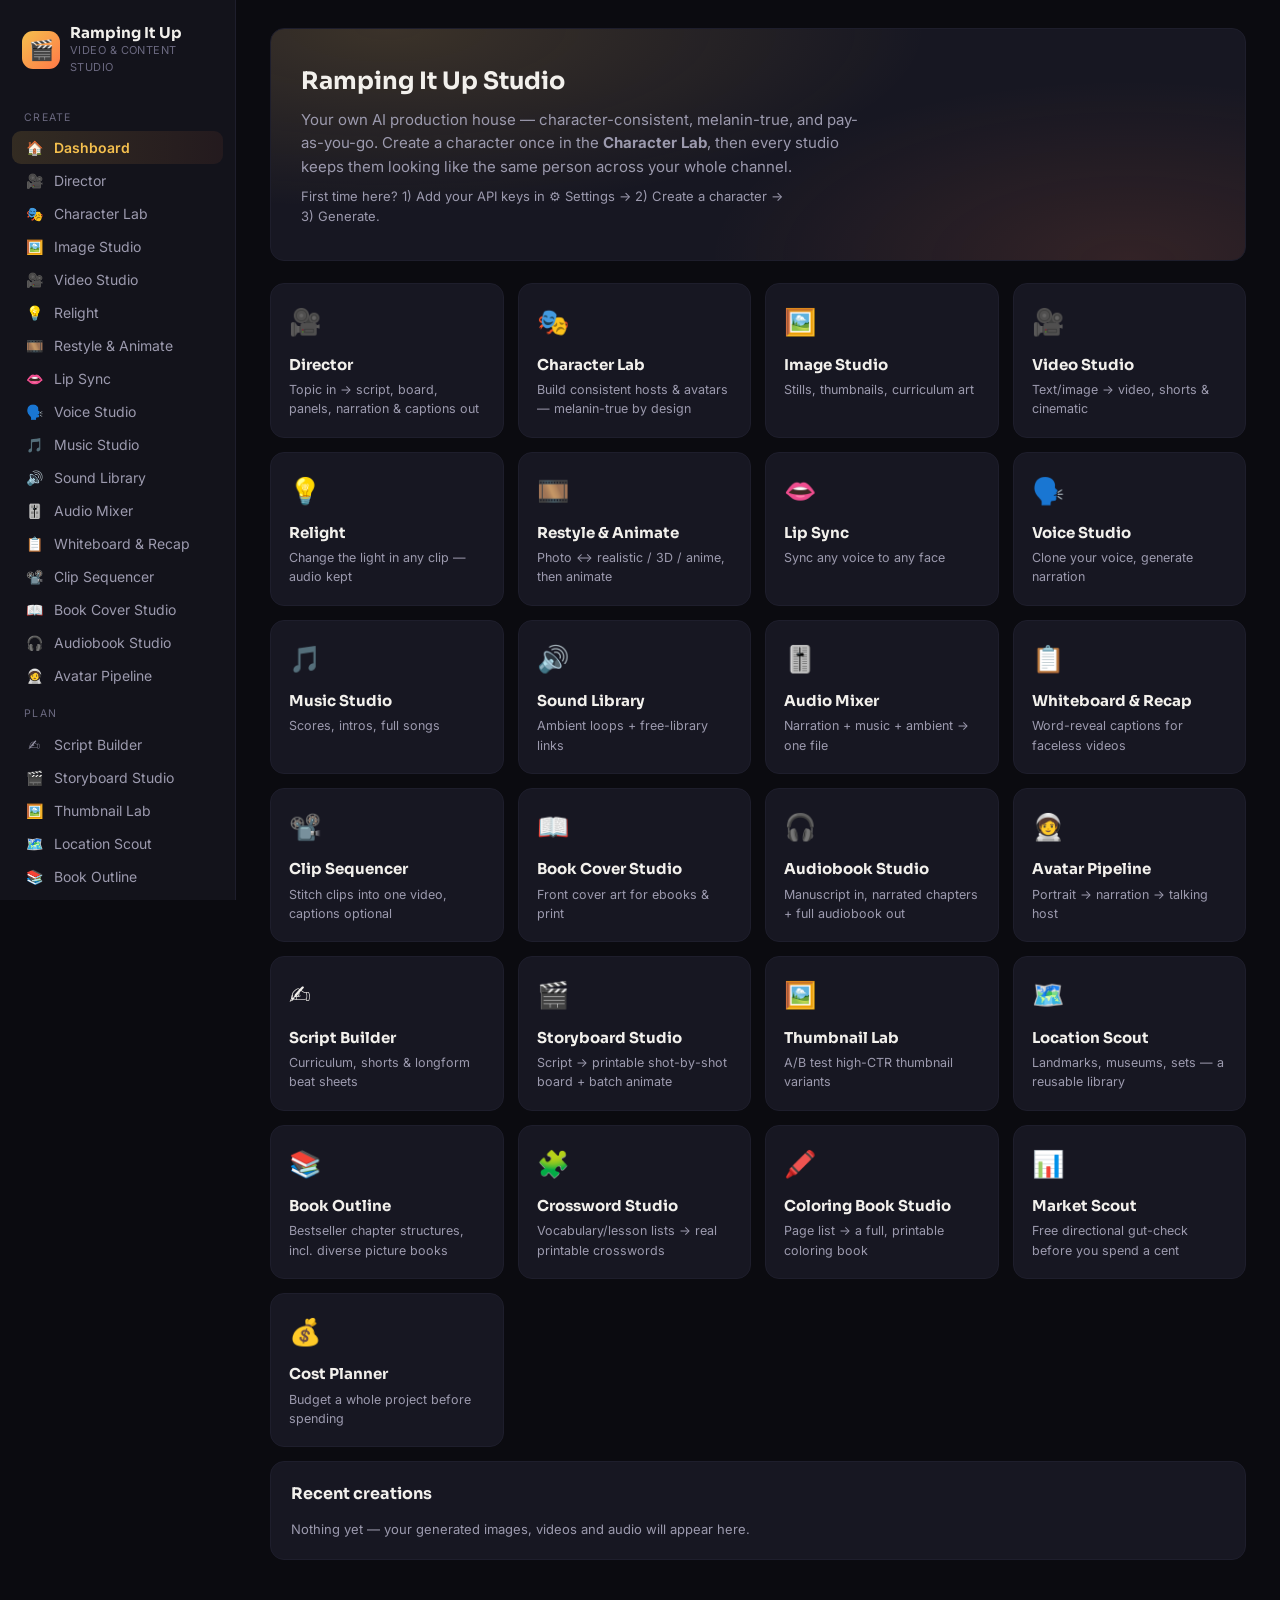
<file: index.html>
<!DOCTYPE html>
<html lang="en">
<head>
  <meta charset="UTF-8">
  <meta name="viewport" content="width=device-width, initial-scale=1.0">
  <title>Ramping It Up — Video & Content Studio</title>
  <meta name="description" content="Your own AI production house — character-consistent, melanin-true, pay-as-you-go. Image, video, lip sync, voice cloning, music, avatars, scripts and cost planning.">
  <link rel="preconnect" href="https://fonts.googleapis.com">
  <link href="https://fonts.googleapis.com/css2?family=Inter:wght@400;500;600;700&family=Sora:wght@600;700&display=swap" rel="stylesheet">
  <link rel="stylesheet" href="css/styles.css">
  <link rel="icon" href="data:image/svg+xml,<svg xmlns='http://www.w3.org/2000/svg' viewBox='0 0 100 100'><text y='.9em' font-size='90'>🎬</text></svg>">
</head>
<body>
  <div class="shell">
    <aside class="sidebar">
      <div class="brand">
        <div class="brand-badge">🎬</div>
        <div>
          <div class="brand-name">Ramping It Up</div>
          <div class="brand-sub">VIDEO &amp; CONTENT STUDIO</div>
        </div>
      </div>
      <nav id="nav"></nav>
    </aside>
    <main class="main" id="main"></main>
  </div>

  <script src="js/data.js"></script>
  <script src="js/providers.js"></script>
  <script src="js/app.js"></script>
</body>
</html>
</file>
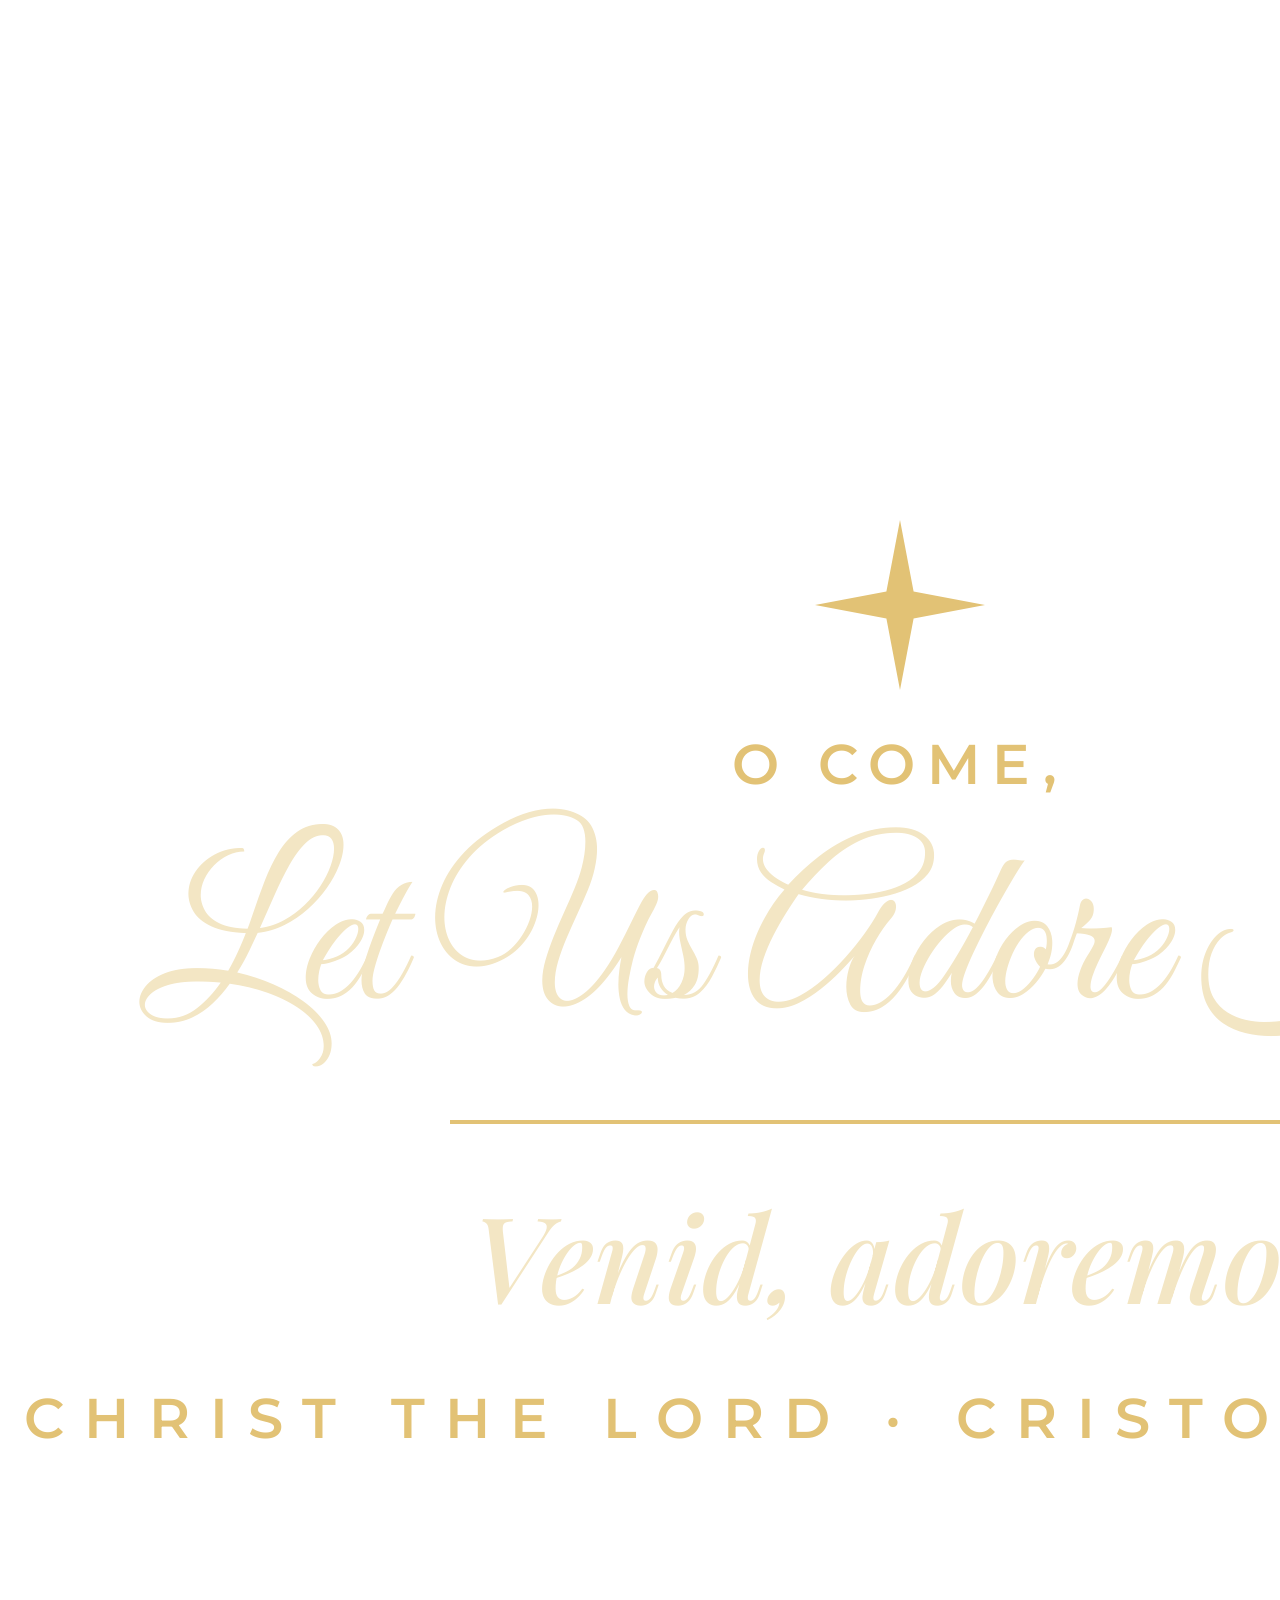
<file: docs/unity-keepsakes/design-scripts/batch2/sweatshirt_adore-classic.html>
<html><head><link href="https://fonts.googleapis.com/css2?family=Playfair+Display:ital,wght@0,600;1,500&family=Great+Vibes&family=Montserrat:wght@600&display=swap" rel="stylesheet">
<style>html,body{margin:0;background:transparent}.c{width:1800px;height:2400px;display:flex;flex-direction:column;align-items:center;text-align:center;color:#f3e6c4}</style></head><body><div class="c">
<div style="height:520px"></div>
<svg viewBox="0 0 100 100" width="170"><path d="M50 0 L58 42 L100 50 L58 58 L50 100 L42 58 L0 50 L42 42 Z" fill="#e2c275"/></svg>
<div style="font-family:Montserrat;font-weight:600;font-size:56px;letter-spacing:12px;color:#e2c275;margin-top:40px">O COME,</div>
<div style="font-family:'Great Vibes';font-size:220px;line-height:1.1;margin-top:30px;white-space:nowrap">Let Us Adore Him</div>
<div style="width:900px;height:4px;background:#e2c275;margin:50px 0"></div>
<div style="font-family:'Playfair Display';font-style:italic;font-weight:500;font-size:120px">Venid, adoremos</div>
<div style="font-family:Montserrat;font-weight:600;font-size:56px;letter-spacing:20px;color:#e2c275;margin-top:50px">CHRIST THE LORD · CRISTO EL SEÑOR</div>
</div></body></html>
</file>
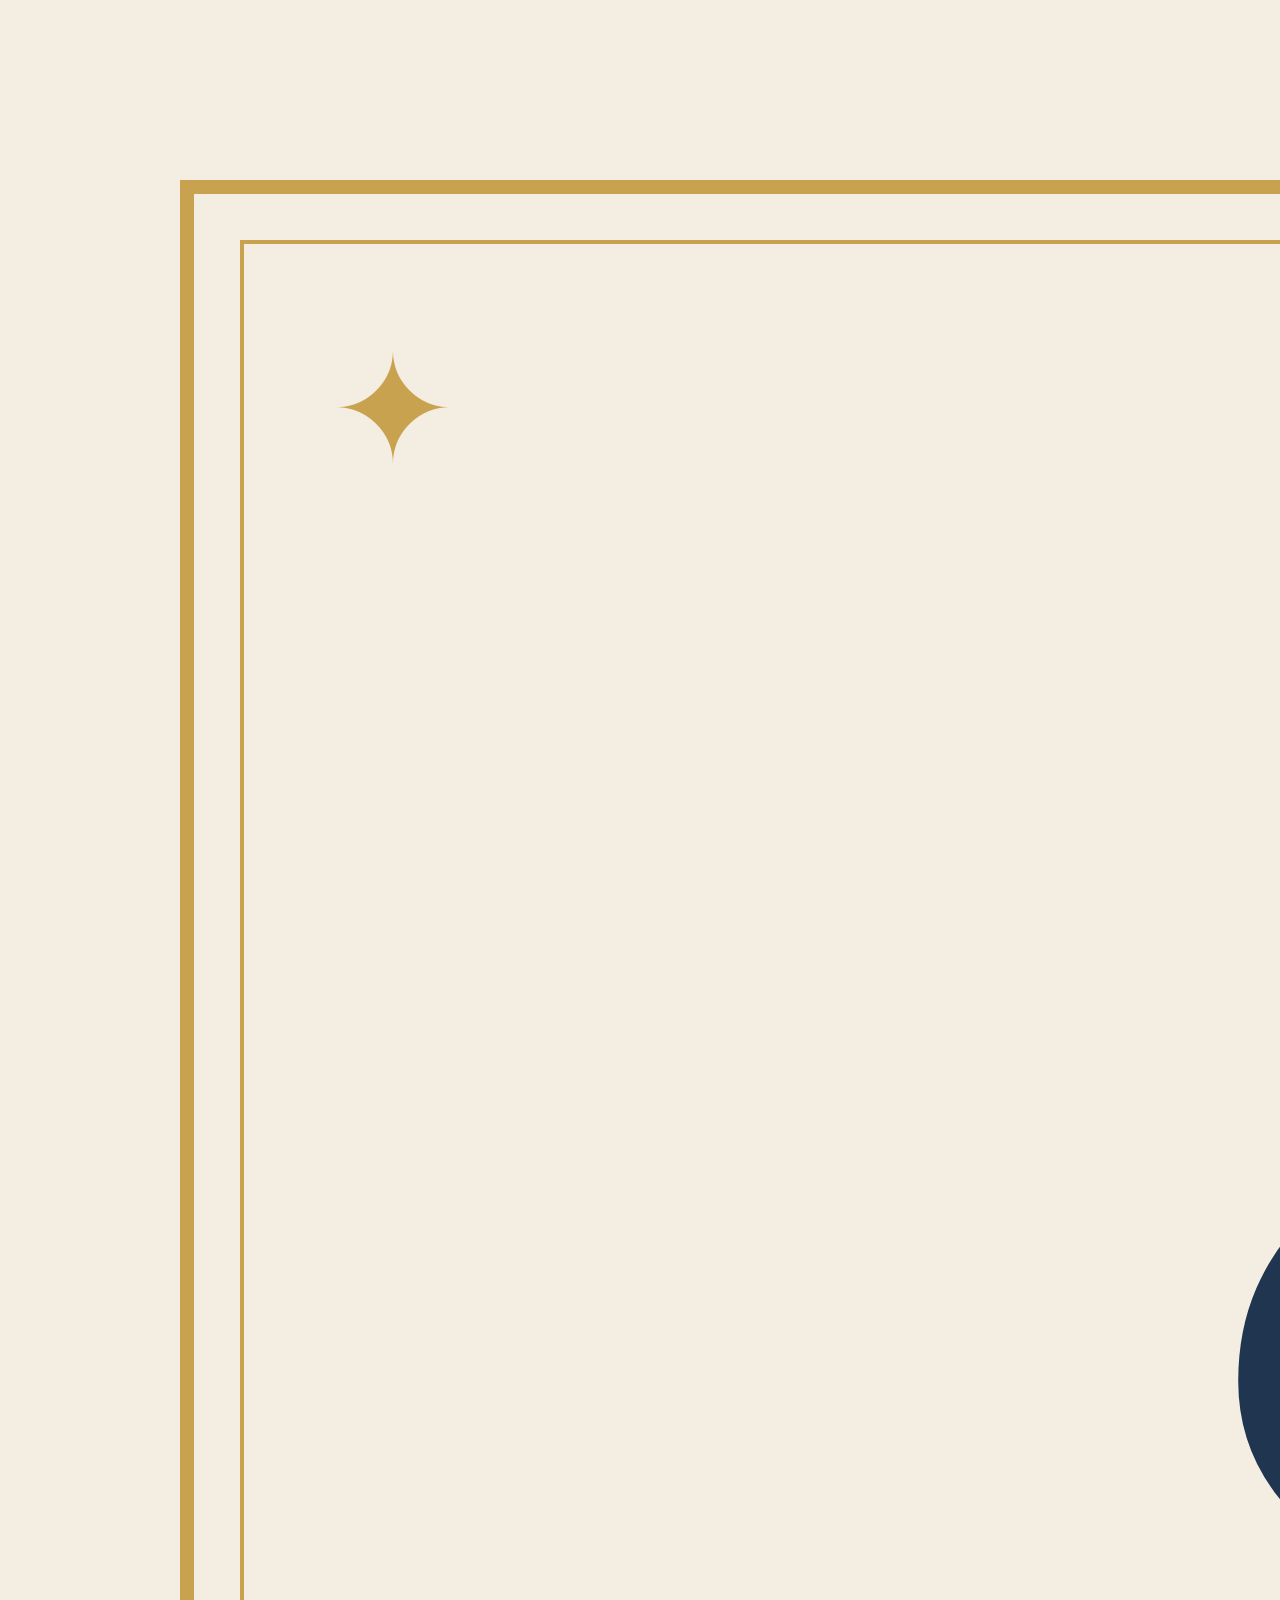
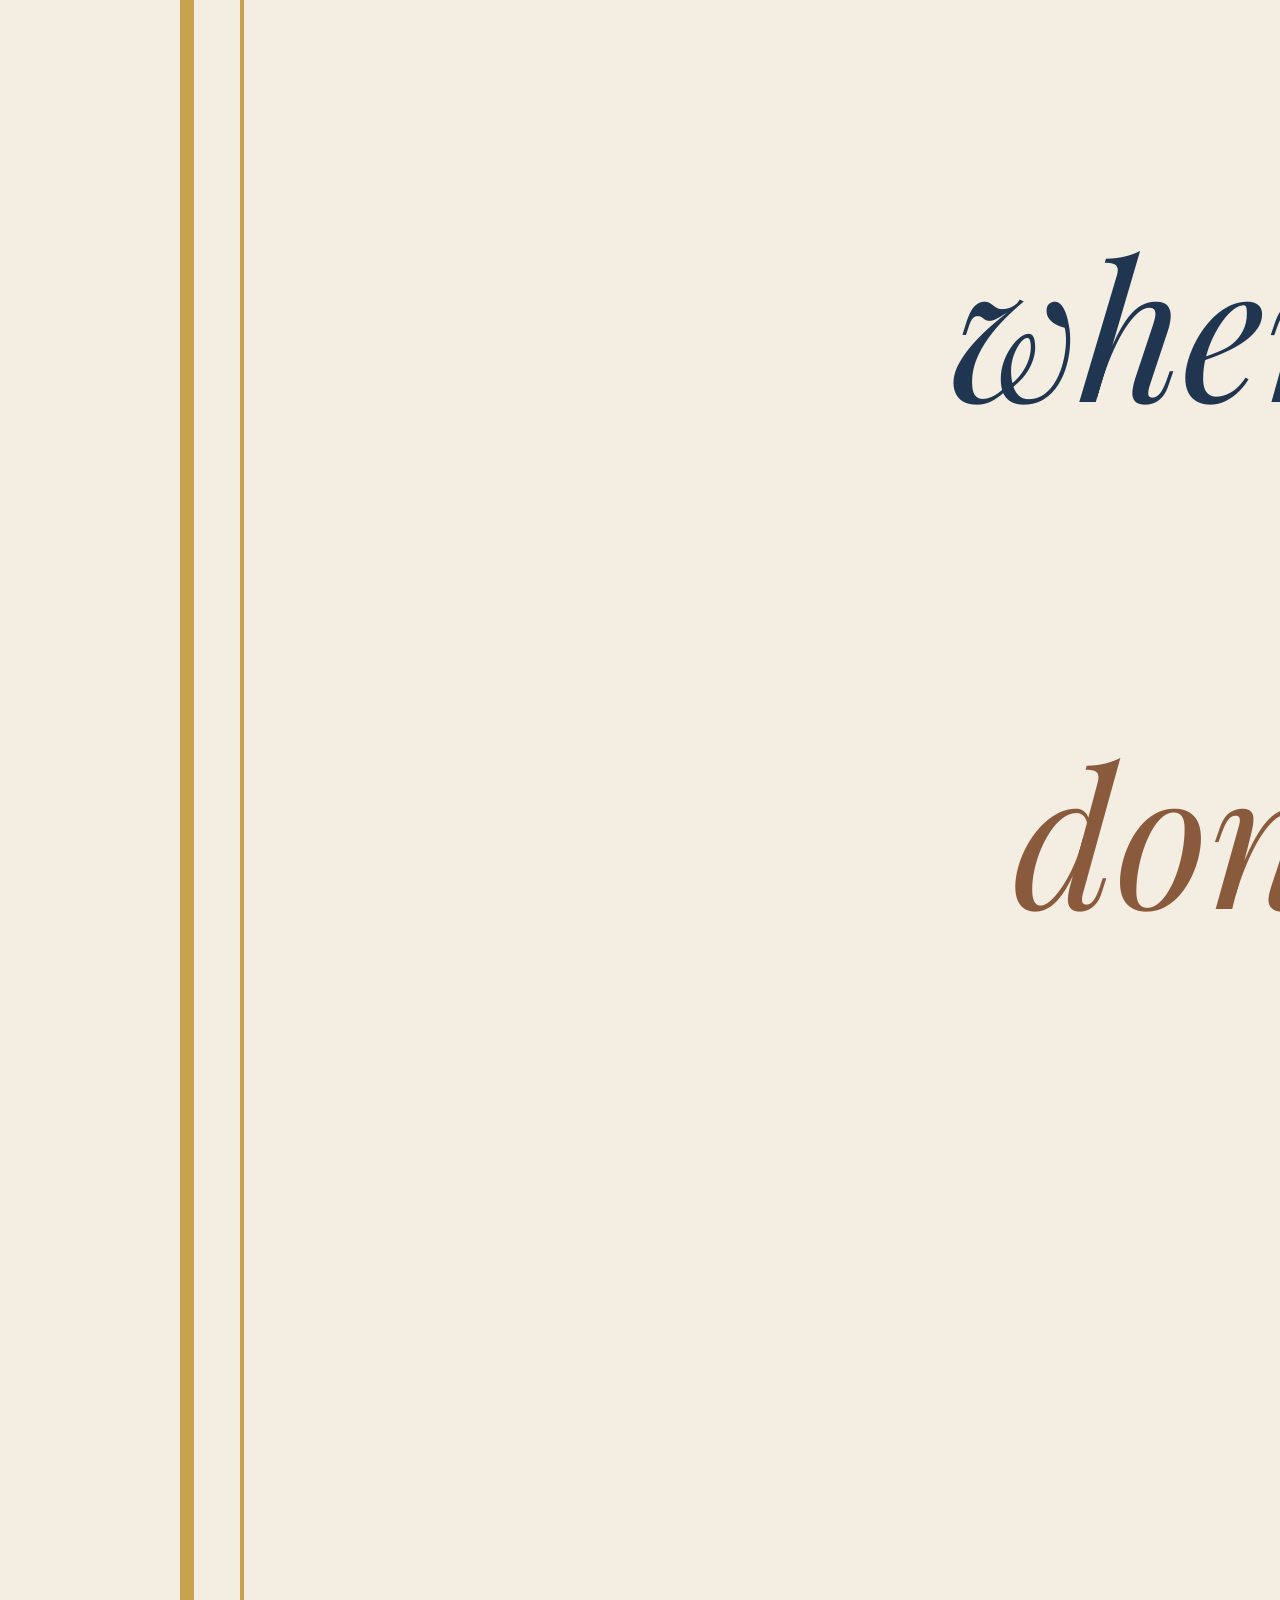
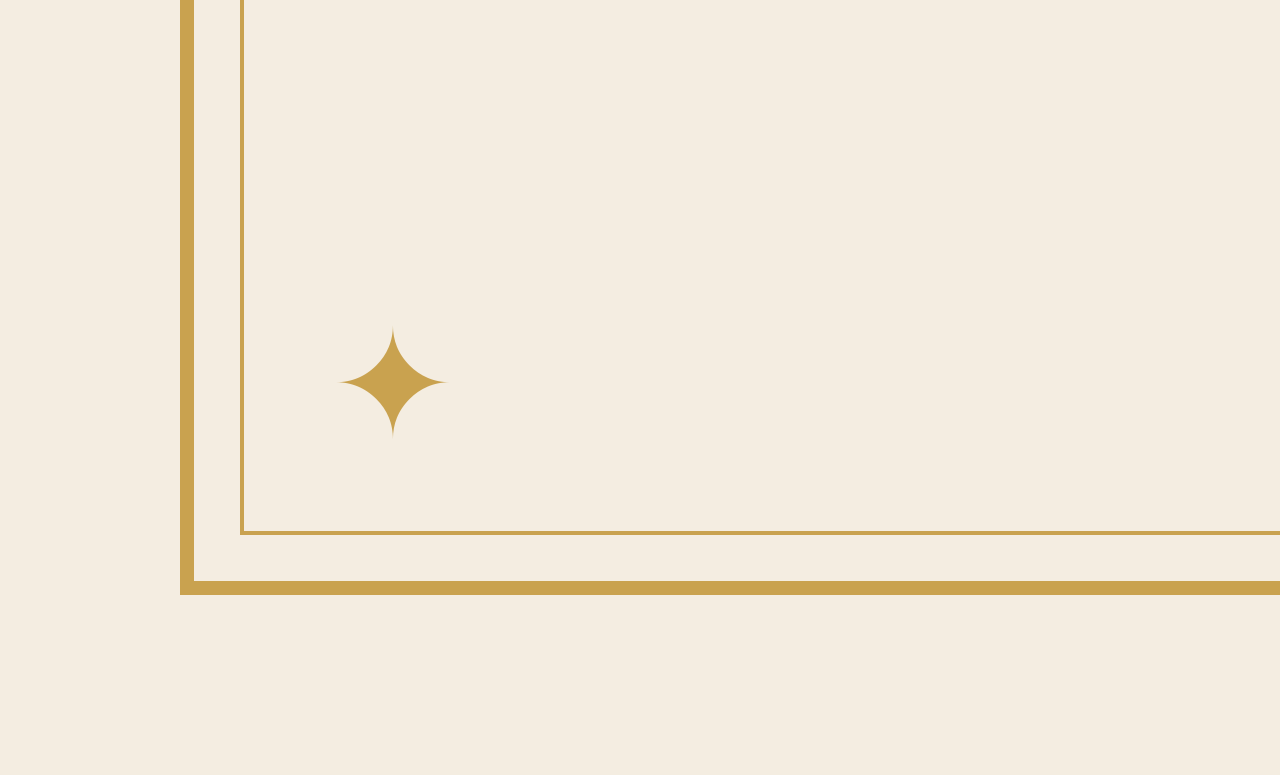
<file: docs/unity-keepsakes/design-scripts/v1-products/blanket-landscape.html>
<html><head><link href="https://fonts.googleapis.com/css2?family=Great+Vibes&family=Playfair+Display:ital,wght@0,600;1,500&family=Montserrat:wght@500&display=swap" rel="stylesheet">
<style>body{margin:0}.c{width:4725px;height:3975px;background:#f4ede1;position:relative;display:flex;flex-direction:column;align-items:center;justify-content:center;text-align:center;font-family:'Playfair Display';color:#1f3550}
.b1{position:absolute;inset:180px;border:14px solid #c9a24f}.b2{position:absolute;inset:240px;border:4px solid #c9a24f}
.corner{position:absolute;font-size:150px;color:#c9a24f}
.script{font-family:'Great Vibes';font-size:820px;line-height:1;color:#1f3550}
.en{font-style:italic;font-size:190px;margin-top:60px;max-width:3600px;line-height:1.3}
.div{font-size:120px;color:#c9a24f;margin:50px 0;letter-spacing:40px}
.es{font-style:italic;font-size:190px;max-width:3000px;line-height:1.3;color:#8a5a3c}
.small{font-family:Montserrat;font-size:110px;letter-spacing:40px;margin-top:120px;color:#c9a24f}
</style></head><body><div class="c"><div class="b1"></div><div class="b2"></div>
<div class="corner" style="top:300px;left:330px">✦</div><div class="corner" style="top:300px;right:330px">✦</div>
<div class="corner" style="bottom:300px;left:330px">✦</div><div class="corner" style="bottom:300px;right:330px">✦</div>
<div class="script">Familia</div>
<div class="en">where life begins &amp; love never ends</div>
<div class="div">✦ ✦ ✦</div>
<div class="es">donde la vida comienza y el amor nunca termina</div>
<div class="small">FAMILY · FAMILIA</div></div></body></html>
</file>
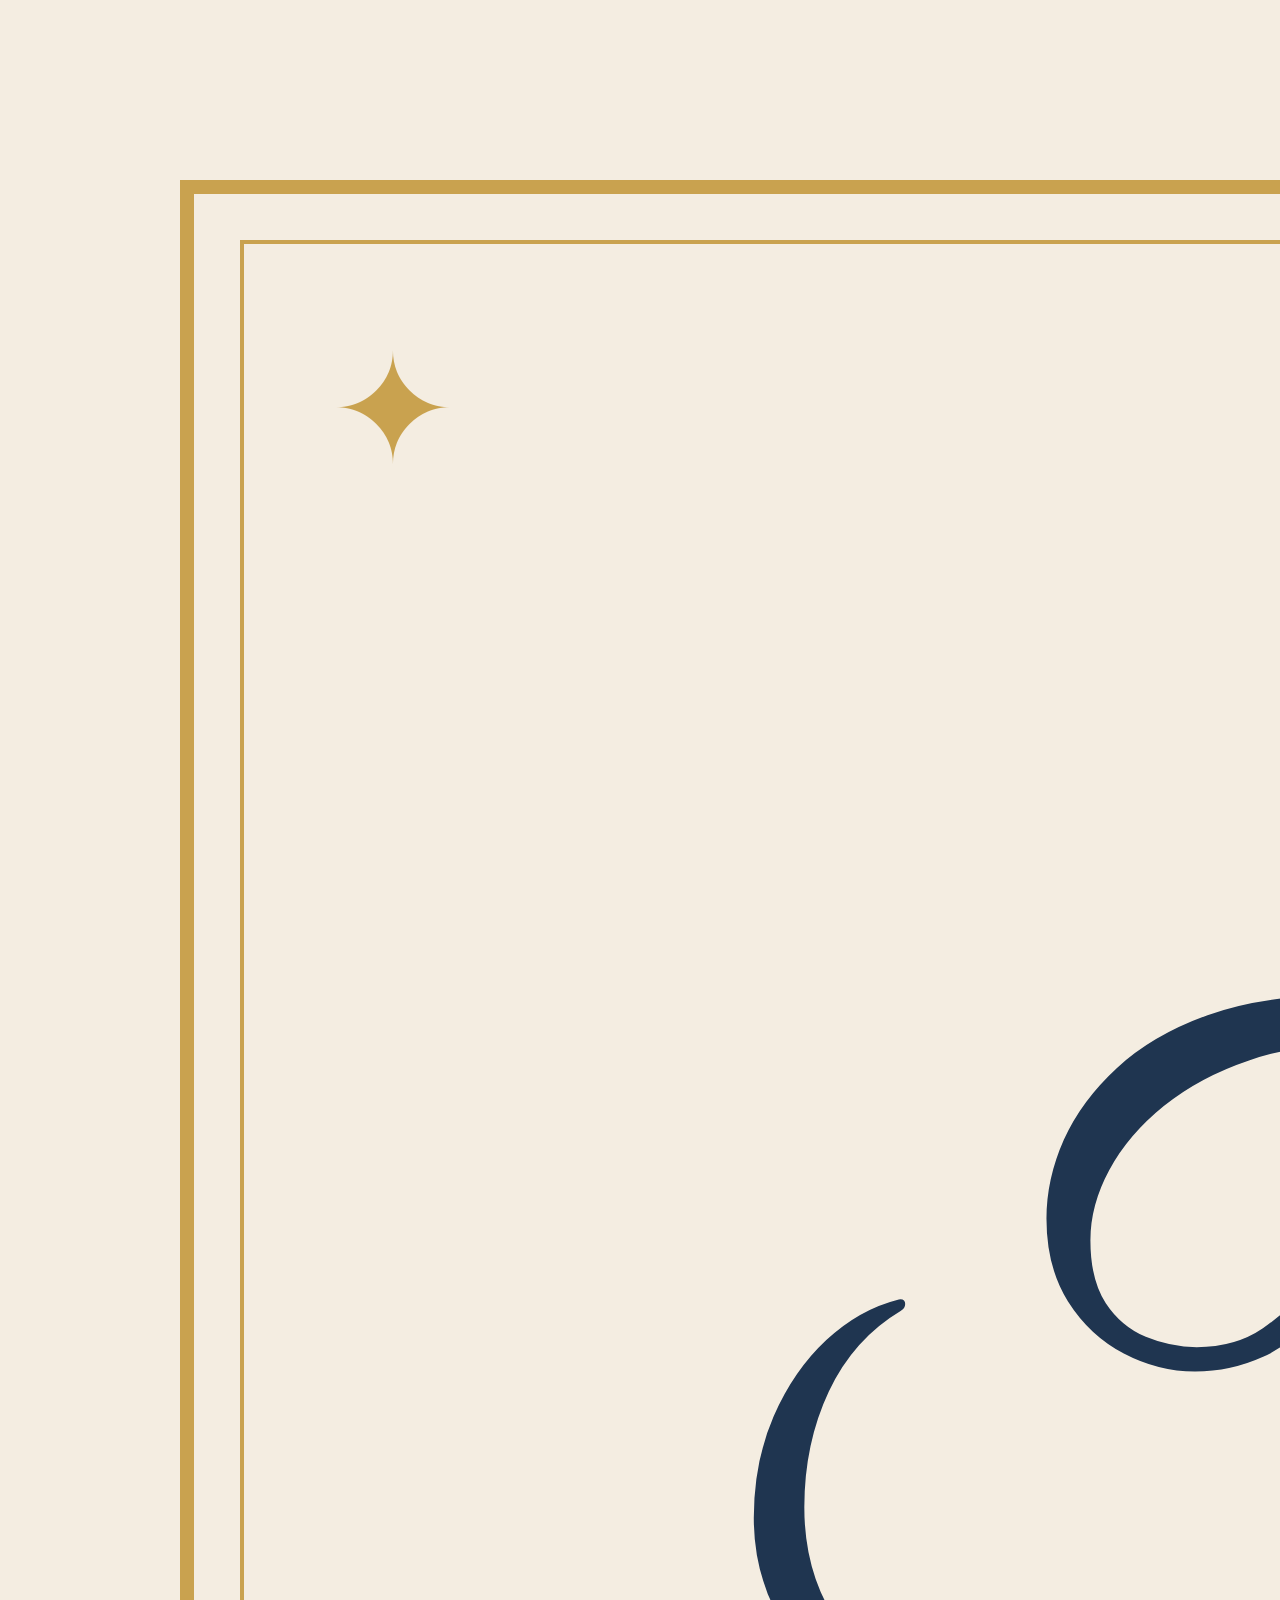
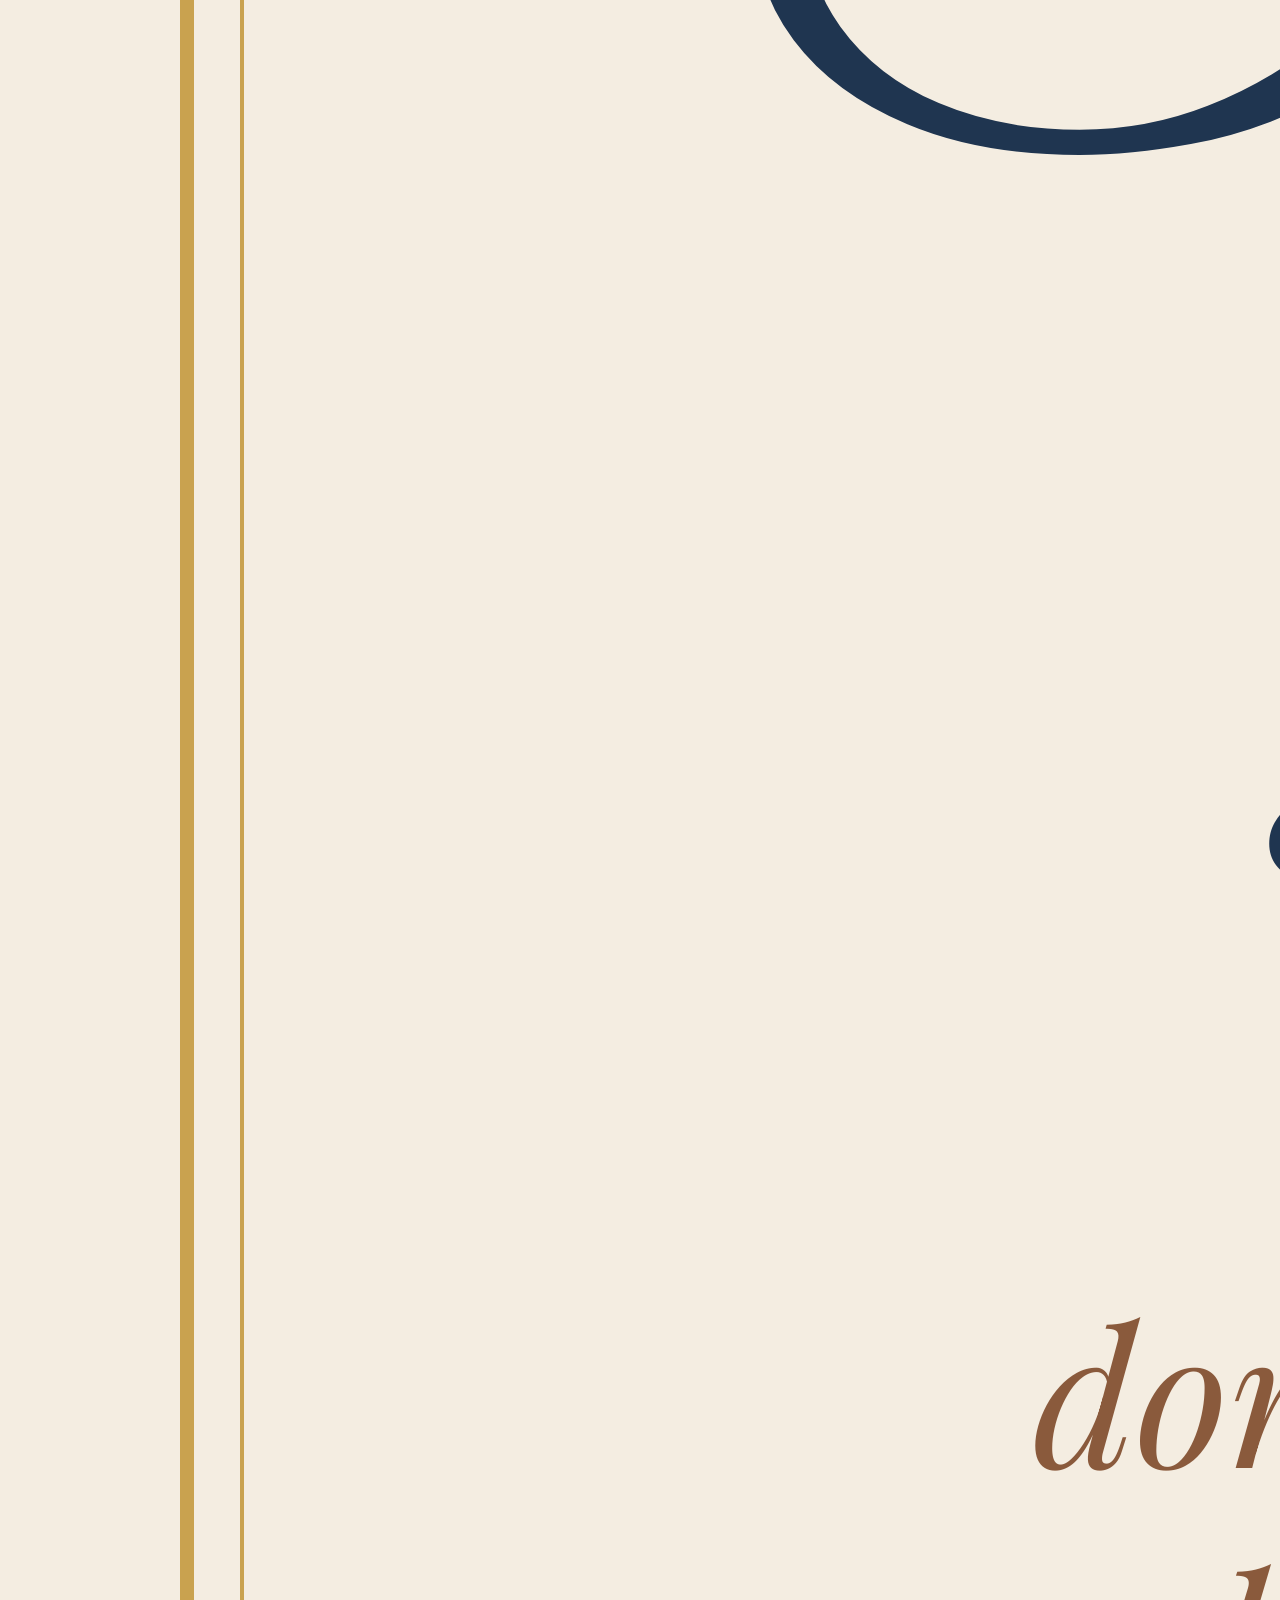
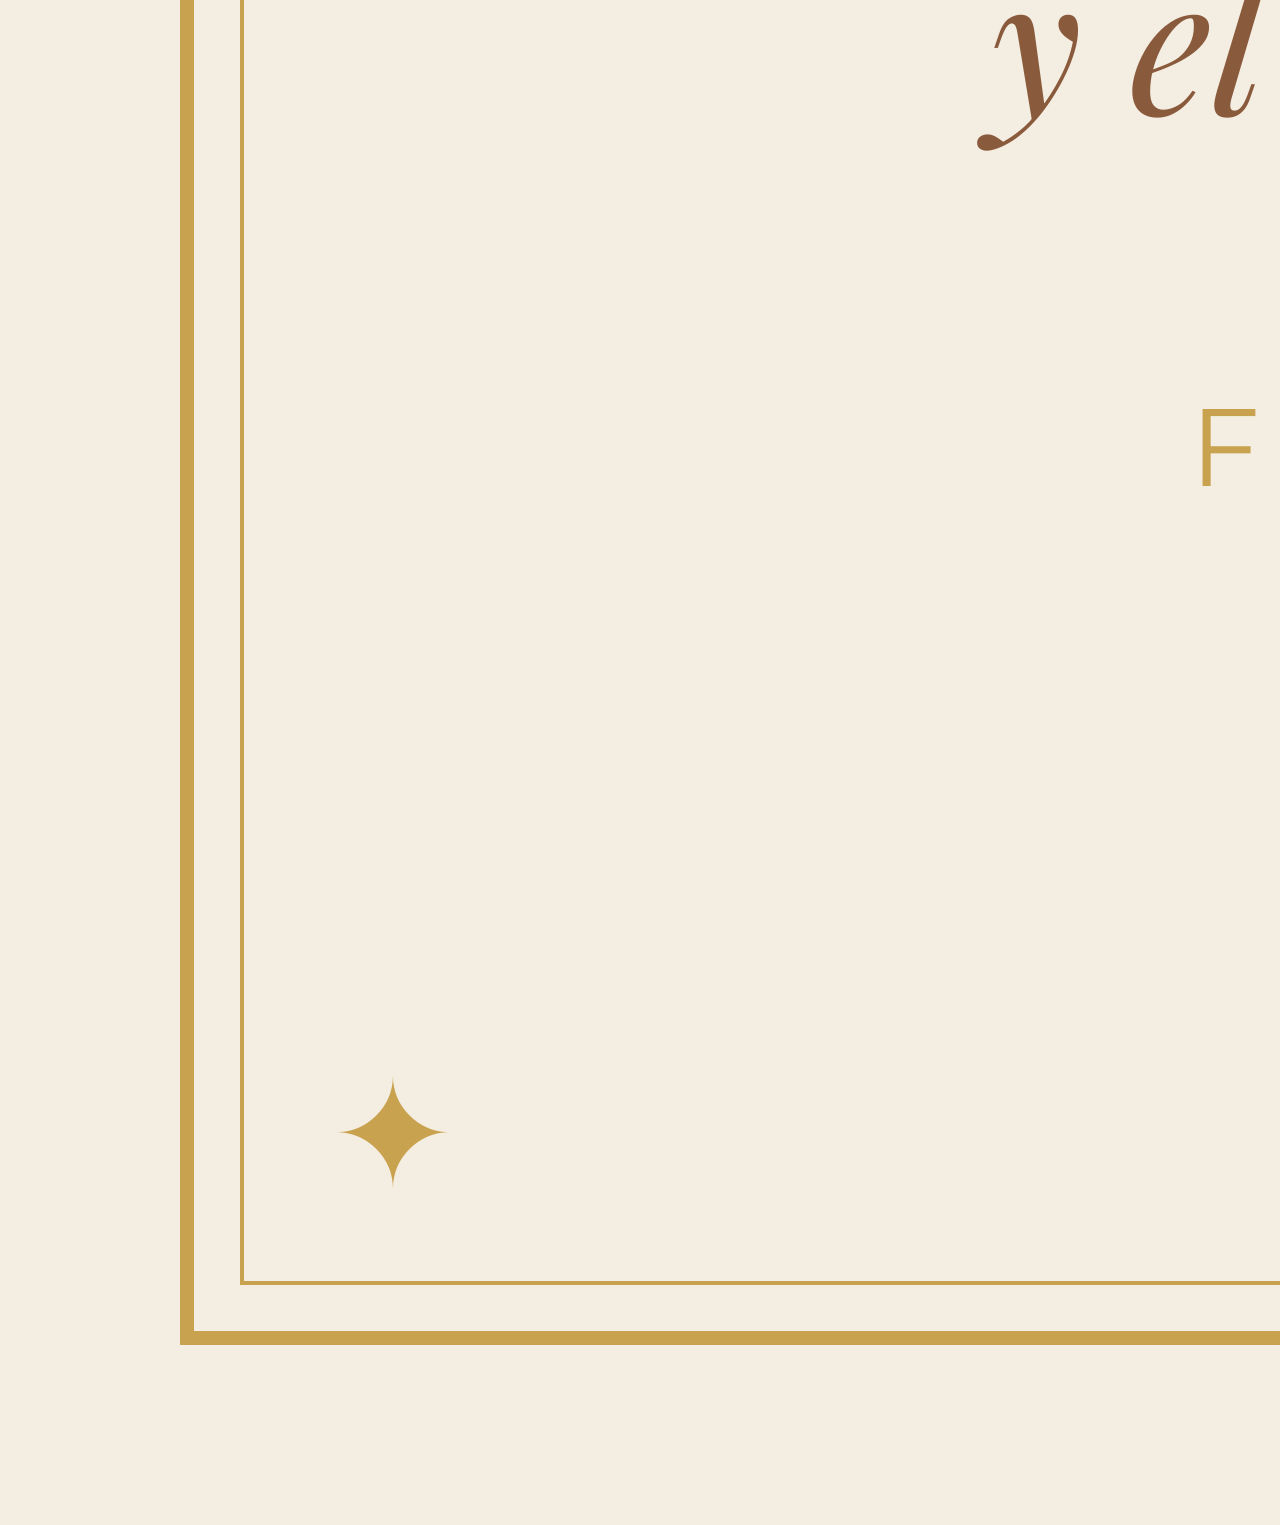
<file: docs/unity-keepsakes/design-scripts/v1-products/blanket.html>
<html><head><link href="https://fonts.googleapis.com/css2?family=Great+Vibes&family=Playfair+Display:ital,wght@0,600;1,500&family=Montserrat:wght@500&display=swap" rel="stylesheet">
<style>body{margin:0}.c{width:3975px;height:4725px;background:#f4ede1;position:relative;display:flex;flex-direction:column;align-items:center;justify-content:center;text-align:center;font-family:'Playfair Display';color:#1f3550}
.b1{position:absolute;inset:180px;border:14px solid #c9a24f}.b2{position:absolute;inset:240px;border:4px solid #c9a24f}
.corner{position:absolute;font-size:150px;color:#c9a24f}
.script{font-family:'Great Vibes';font-size:900px;line-height:1;color:#1f3550}
.en{font-style:italic;font-size:190px;margin-top:120px;max-width:3000px;line-height:1.3}
.div{font-size:120px;color:#c9a24f;margin:90px 0;letter-spacing:40px}
.es{font-style:italic;font-size:190px;max-width:3000px;line-height:1.3;color:#8a5a3c}
.small{font-family:Montserrat;font-size:110px;letter-spacing:40px;margin-top:220px;color:#c9a24f}
</style></head><body><div class="c"><div class="b1"></div><div class="b2"></div>
<div class="corner" style="top:300px;left:330px">✦</div><div class="corner" style="top:300px;right:330px">✦</div>
<div class="corner" style="bottom:300px;left:330px">✦</div><div class="corner" style="bottom:300px;right:330px">✦</div>
<div class="script">Familia</div>
<div class="en">where life begins<br>&amp; love never ends</div>
<div class="div">✦ ✦ ✦</div>
<div class="es">donde la vida comienza<br>y el amor nunca termina</div>
<div class="small">FAMILY · FAMILIA</div></div></body></html>
</file>
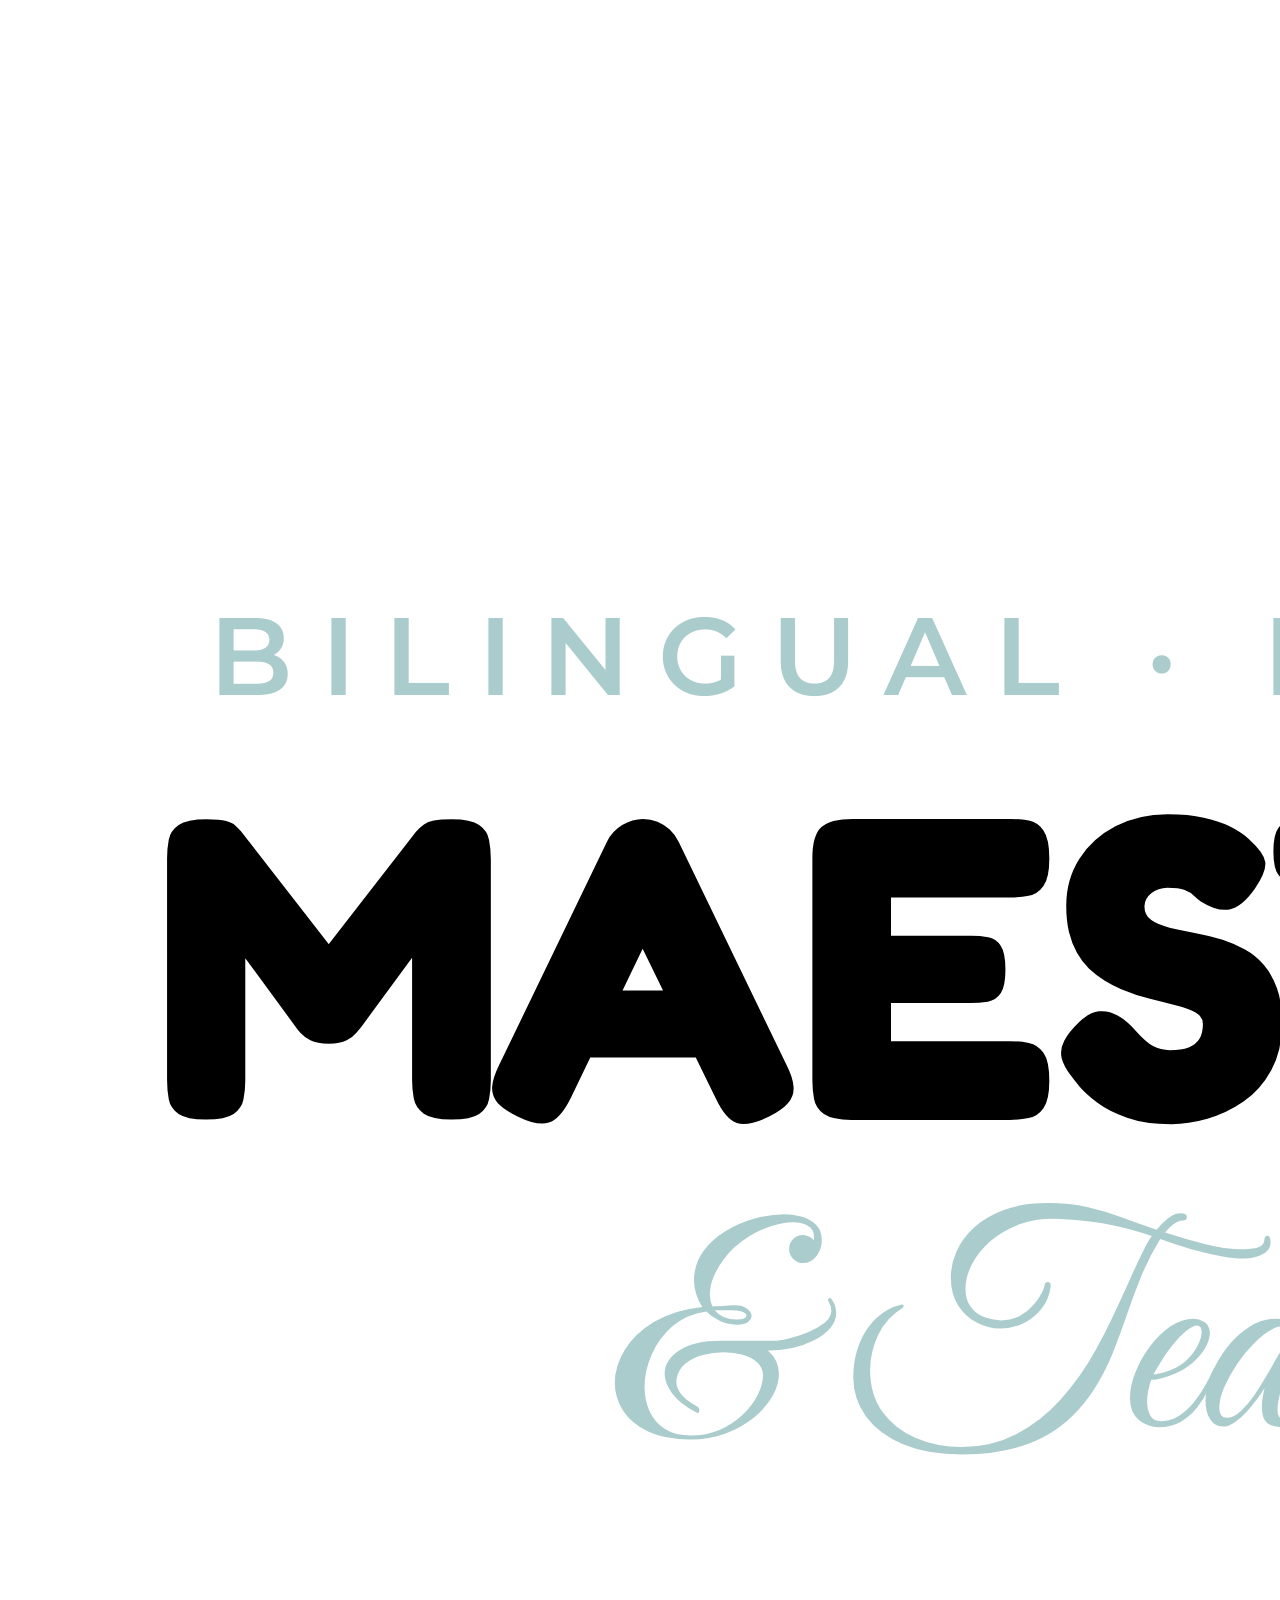
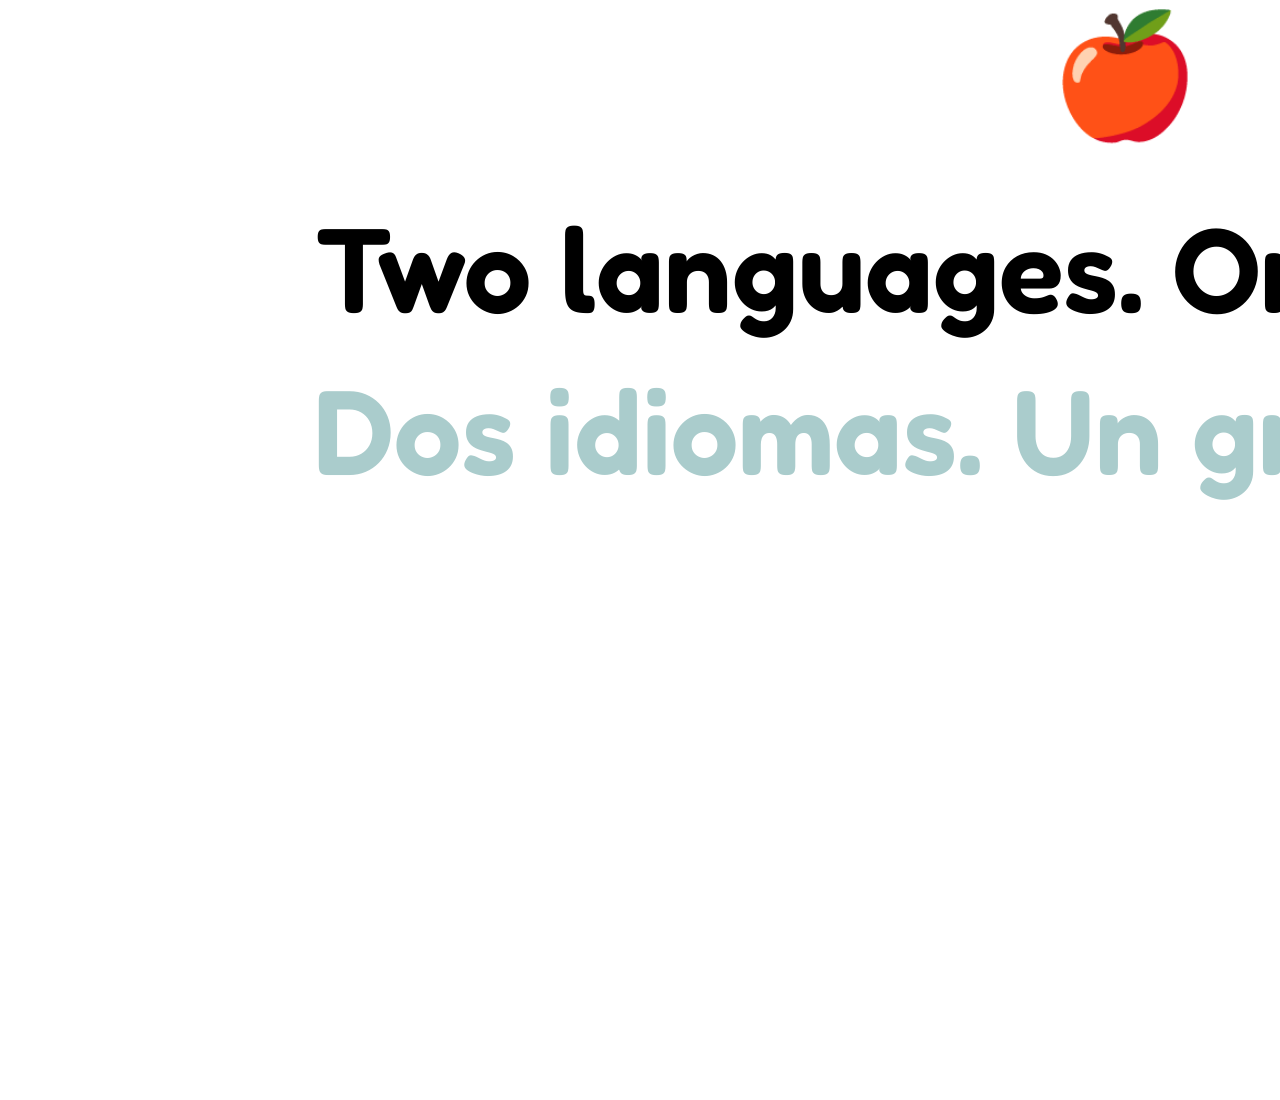
<file: docs/unity-keepsakes/design-scripts/v1-products/teacher.html>
<html><head><link href="https://fonts.googleapis.com/css2?family=Fredoka:wght@600;700&family=Great+Vibes&family=Montserrat:wght@600&display=swap" rel="stylesheet">
<style>html,body{margin:0;background:transparent}.c{width:2250px;height:2700px;display:flex;flex-direction:column;align-items:center;justify-content:center;text-align:center;color:var(--t)}
.top{font-family:Montserrat;font-weight:600;font-size:110px;letter-spacing:28px;color:var(--a)}
.big{font-family:Fredoka;font-weight:700;font-size:430px;line-height:.95;margin:30px 0}
.script{font-family:'Great Vibes';font-size:300px;color:var(--a);margin-top:-20px}
.row{display:flex;align-items:center;gap:40px;margin:60px 0 40px}.row span{width:380px;height:10px;background:var(--a);border-radius:5px}
.tag{font-family:Fredoka;font-weight:600;font-size:120px;line-height:1.35}
.tag i{font-style:normal;color:var(--a)}
</style></head><body><div class="c" style="--t:TXT;--a:ACC">
<div class="top">BILINGUAL · BILINGÜE</div>
<div class="big">MAESTRA</div>
<div class="script">&amp; Teacher</div>
<div class="row"><span></span><div style="font-size:120px">🍎</div><span></span></div>
<div class="tag">Two languages. One big heart.<br><i>Dos idiomas. Un gran corazón.</i></div>
</div></body></html>
</file>
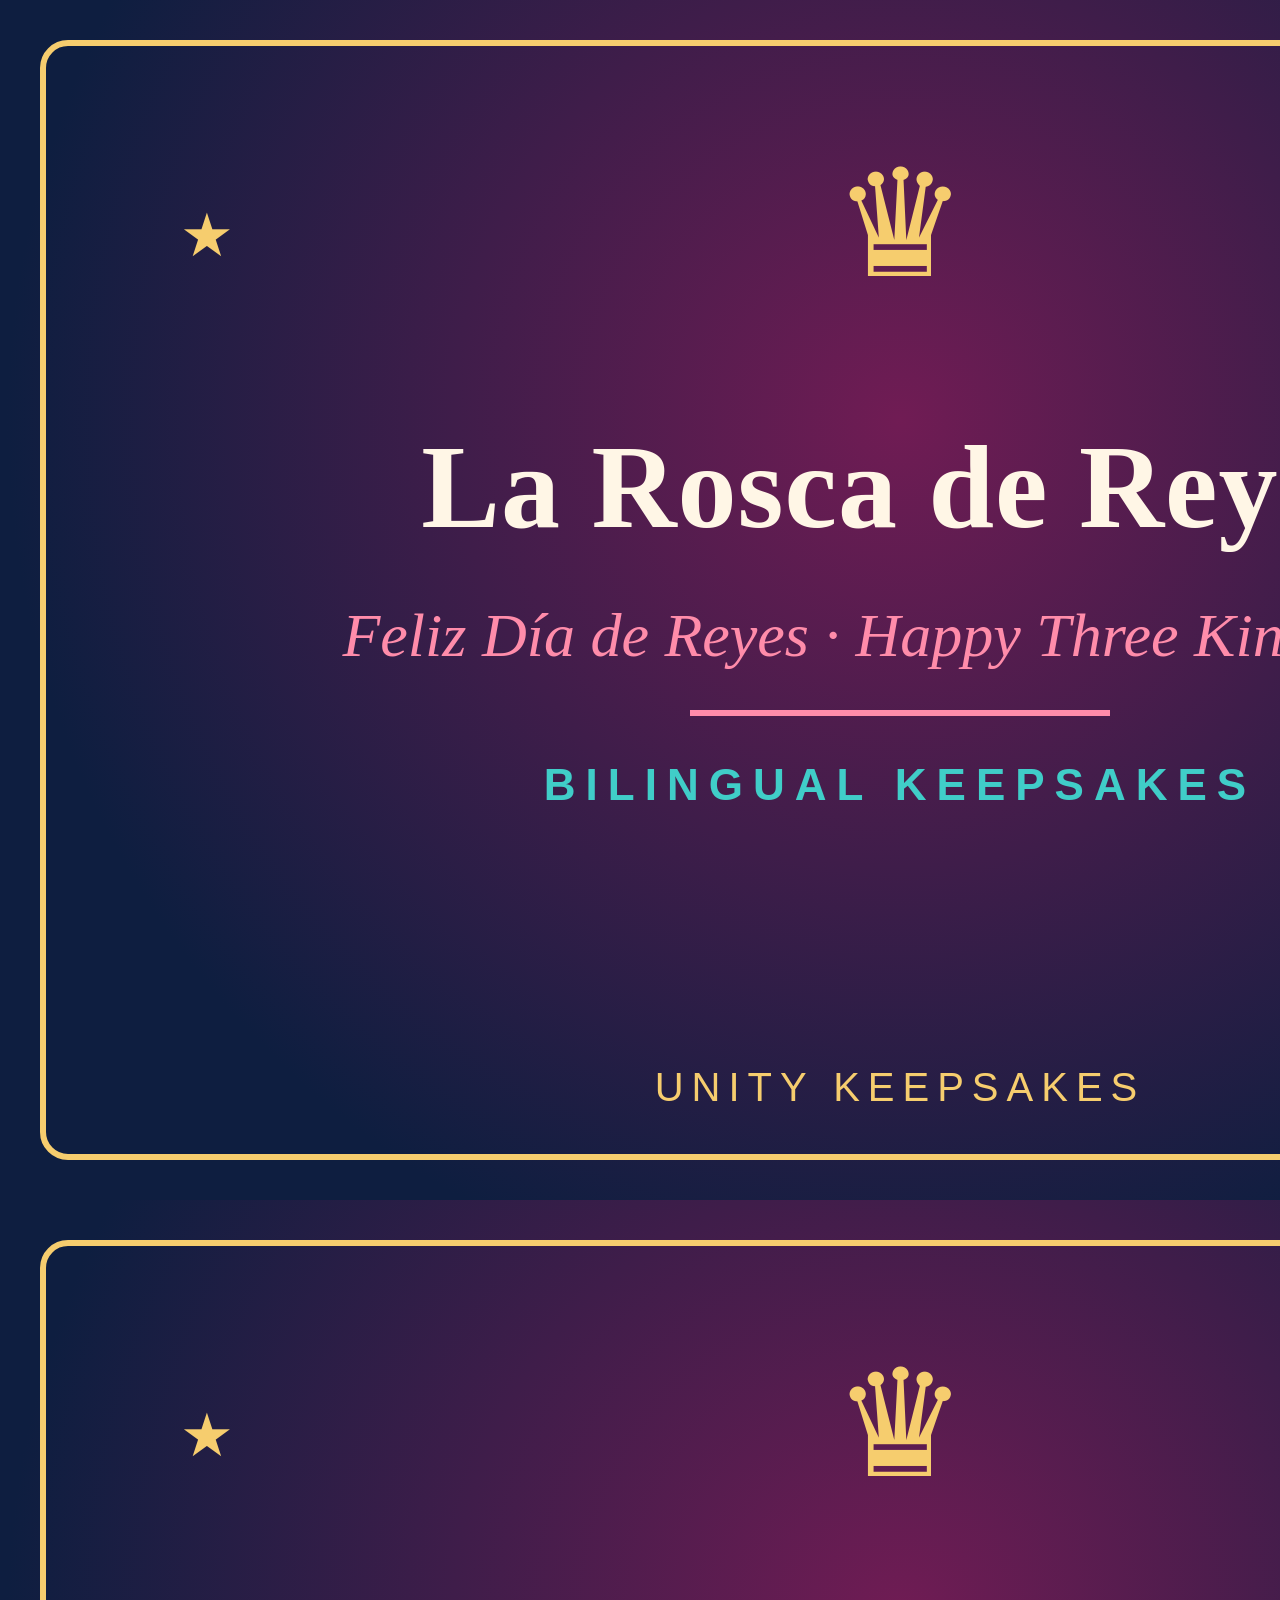
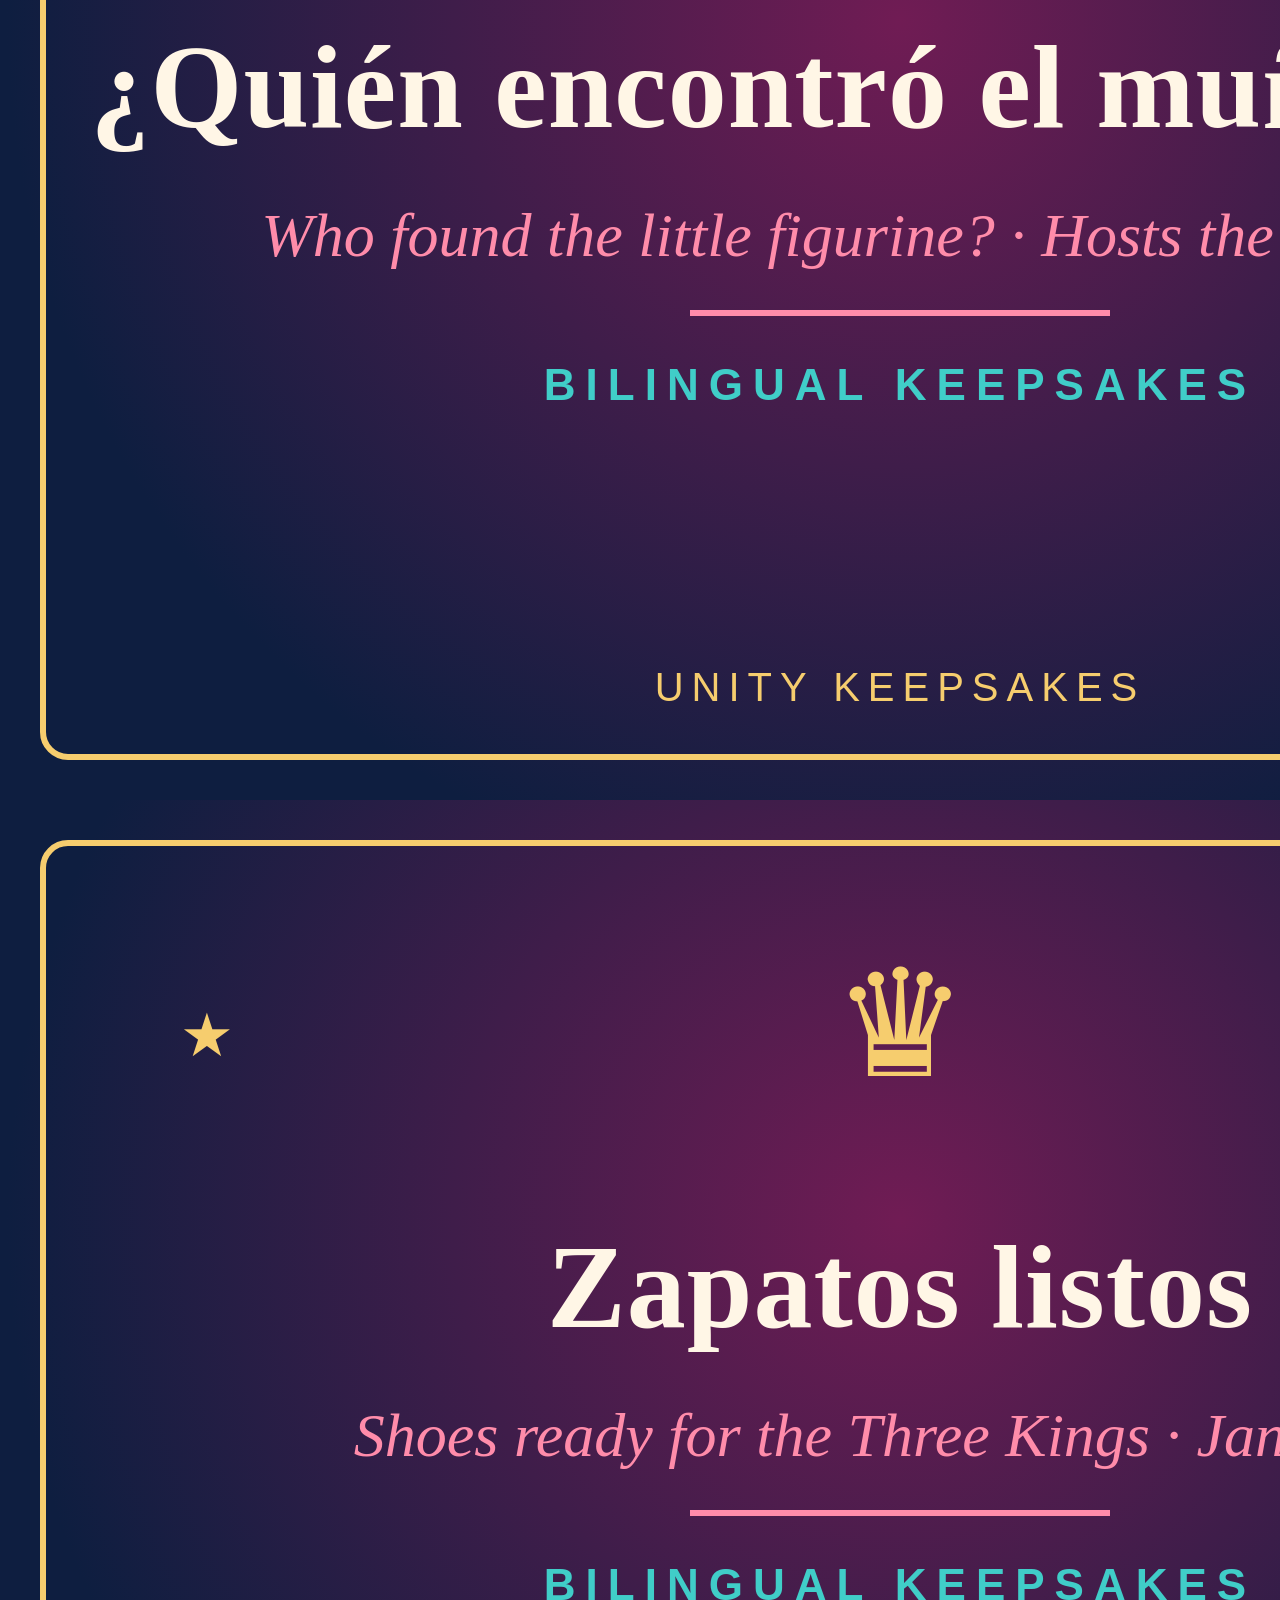
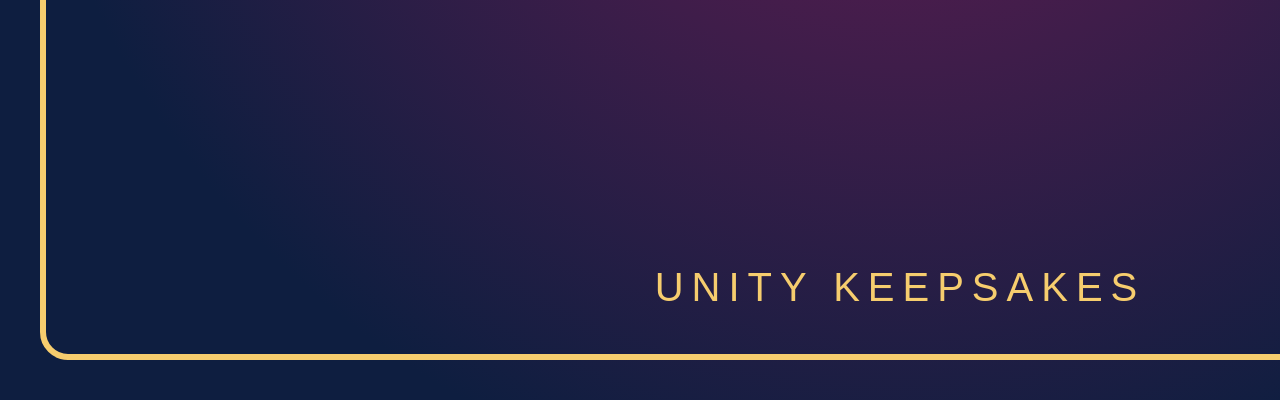
<file: docs/unity-keepsakes/designs/dia-de-reyes/cards.html>
<!doctype html><html><head><meta charset="utf-8"><style>
body{margin:0;background:#0E1E40;font-family:"Liberation Serif",serif}
.card{width:1800px;height:1200px;position:relative;overflow:hidden;background:radial-gradient(circle at 50% 35%,#701C54 0%,#0E1E40 75%)}
.frame{position:absolute;inset:40px;border:6px solid #F6CD6E;border-radius:28px}
.crown{position:absolute;left:50%;top:150px;transform:translateX(-50%);font-size:150px;color:#F6CD6E;line-height:1}
.star{position:absolute;color:#F6CD6E;font-size:60px}
.es{position:absolute;left:0;right:0;top:420px;text-align:center;color:#FFF6E6;font-size:118px;font-weight:700;letter-spacing:1px}
.en{position:absolute;left:0;right:0;top:600px;text-align:center;color:#FF8CAA;font-size:62px;font-style:italic}
.rule{position:absolute;left:50%;top:710px;transform:translateX(-50%);width:420px;height:6px;background:#FF8CAA}
.sub{position:absolute;left:0;right:0;top:760px;text-align:center;color:#40CDC8;font-size:44px;letter-spacing:10px;font-family:"Liberation Sans",sans-serif;font-weight:700}
.brand{position:absolute;left:0;right:0;bottom:90px;text-align:center;color:#F6CD6E;font-size:40px;letter-spacing:8px;font-family:"Liberation Sans",sans-serif}
</style></head><body>
<div class="card" id="c1"><div class="frame"></div><div class="star" style="left:180px;top:200px">★</div><div class="star" style="right:180px;top:260px">★</div>
<div class="crown">♛</div><div class="es">La Rosca de Reyes</div><div class="rule"></div><div class="en">Feliz Día de Reyes · Happy Three Kings Day</div><div class="sub">BILINGUAL KEEPSAKES</div><div class="brand">UNITY KEEPSAKES</div></div>
<div class="card" id="c2"><div class="frame"></div><div class="star" style="left:180px;top:200px">★</div><div class="star" style="right:180px;top:260px">★</div>
<div class="crown">♛</div><div class="es">¿Quién encontró el muñequito?</div><div class="rule"></div><div class="en">Who found the little figurine? · Hosts the next party</div><div class="sub">BILINGUAL KEEPSAKES</div><div class="brand">UNITY KEEPSAKES</div></div>
<div class="card" id="c3"><div class="frame"></div><div class="star" style="left:180px;top:200px">★</div><div class="star" style="right:180px;top:260px">★</div>
<div class="crown">♛</div><div class="es">Zapatos listos</div><div class="rule"></div><div class="en">Shoes ready for the Three Kings · January 5</div><div class="sub">BILINGUAL KEEPSAKES</div><div class="brand">UNITY KEEPSAKES</div></div>
</body></html>
</file>
<file: css/styles.css>
/* ============ Ramping It Up Studio — cinematic dark theme ============ */
:root {
  --bg: #0b0b10;
  --bg-raise: #13131b;
  --bg-card: #171722;
  --bg-input: #0f0f16;
  --line: #262636;
  --line-soft: #1e1e2c;
  --text: #f2f0ec;
  --text-dim: #9c9aae;
  --text-faint: #6b6980;
  --gold: #f5c04e;
  --gold-deep: #d99a1f;
  --ember: #ff7847;
  --mint: #59e0b5;
  --sky: #6db3ff;
  --danger: #ff6470;
  --radius: 14px;
  --radius-sm: 9px;
  --font: "Inter", "Segoe UI", system-ui, -apple-system, sans-serif;
  --font-display: "Sora", "Inter", "Segoe UI", system-ui, sans-serif;
}

* { box-sizing: border-box; margin: 0; padding: 0; }
html, body { height: 100%; }
body {
  font-family: var(--font);
  background: var(--bg);
  color: var(--text);
  font-size: 15px;
  line-height: 1.55;
}

/* ---------- layout ---------- */
.shell { display: flex; min-height: 100vh; }

.sidebar {
  width: 236px; flex-shrink: 0;
  background: var(--bg-raise);
  border-right: 1px solid var(--line-soft);
  padding: 18px 12px 24px;
  display: flex; flex-direction: column; gap: 2px;
  position: sticky; top: 0; height: 100vh; overflow-y: auto;
}
.brand {
  display: flex; align-items: center; gap: 10px;
  padding: 6px 10px 18px;
}
.brand-badge {
  width: 38px; height: 38px; border-radius: 11px; flex-shrink: 0;
  background: linear-gradient(135deg, var(--gold) 0%, var(--ember) 100%);
  display: grid; place-items: center;
  font-size: 20px;
}
.brand-name { font-family: var(--font-display); font-weight: 700; font-size: 15px; line-height: 1.2; }
.brand-sub { font-size: 11px; color: var(--text-faint); letter-spacing: .04em; }

.nav-section { font-size: 10.5px; letter-spacing: .12em; text-transform: uppercase; color: var(--text-faint); padding: 14px 12px 5px; }
.nav-item {
  display: flex; align-items: center; gap: 10px;
  padding: 8px 12px; border-radius: var(--radius-sm);
  color: var(--text-dim); cursor: pointer; border: none; background: none;
  font-size: 14px; width: 100%; text-align: left; font-family: inherit;
}
.nav-item:hover { background: var(--bg-card); color: var(--text); }
.nav-item.active { background: linear-gradient(90deg, rgba(245,192,78,.14), rgba(255,120,71,.07)); color: var(--gold); font-weight: 600; }
.nav-item .ico { width: 20px; text-align: center; }

.main { flex: 1; min-width: 0; padding: 28px 34px 80px; max-width: 1180px; }

.page-head { margin-bottom: 22px; }
.page-title { font-family: var(--font-display); font-size: 26px; font-weight: 700; letter-spacing: -.01em; }
.page-desc { color: var(--text-dim); margin-top: 5px; max-width: 68ch; }

/* ---------- cards & panels ---------- */
.card {
  background: var(--bg-card);
  border: 1px solid var(--line-soft);
  border-radius: var(--radius);
  padding: 20px;
}
.card + .card { margin-top: 16px; }
.card h3 { font-family: var(--font-display); font-size: 16px; margin-bottom: 12px; }
.grid { display: grid; gap: 16px; }
.grid.cols-2 { grid-template-columns: 1fr 1fr; }
.grid.cols-3 { grid-template-columns: repeat(3, 1fr); }
@media (max-width: 900px) {
  .grid.cols-2, .grid.cols-3 { grid-template-columns: 1fr; }
  .sidebar { display: none; }
  .main { padding: 18px; }
}

/* ---------- forms ---------- */
label.f-label { display: block; font-size: 12.5px; font-weight: 600; color: var(--text-dim); margin: 14px 0 6px; letter-spacing: .02em; }
label.f-label:first-child { margin-top: 0; }
input[type="text"], input[type="password"], input[type="number"], textarea, select {
  width: 100%; background: var(--bg-input); color: var(--text);
  border: 1px solid var(--line); border-radius: var(--radius-sm);
  padding: 10px 12px; font-size: 14px; font-family: inherit;
}
textarea { min-height: 92px; resize: vertical; }
input:focus, textarea:focus, select:focus { outline: none; border-color: var(--gold-deep); }
input[type="file"] { color: var(--text-dim); font-size: 13px; }
.hint { font-size: 12px; color: var(--text-faint); margin-top: 5px; }
.row { display: flex; gap: 12px; align-items: center; flex-wrap: wrap; }
.row > * { flex: 1; min-width: 140px; }
.row > .fixed { flex: 0 0 auto; min-width: 0; }

/* chips */
.chips { display: flex; gap: 8px; flex-wrap: wrap; }
.chip {
  padding: 6px 13px; border-radius: 999px; font-size: 13px; cursor: pointer;
  background: var(--bg-input); border: 1px solid var(--line); color: var(--text-dim);
  font-family: inherit;
}
.chip:hover { border-color: var(--gold-deep); color: var(--text); }
.chip.on { background: rgba(245,192,78,.15); border-color: var(--gold-deep); color: var(--gold); font-weight: 600; }

/* skin tone swatches */
.tone-row { display: flex; gap: 7px; flex-wrap: wrap; }
.tone {
  width: 40px; height: 40px; border-radius: 10px; cursor: pointer;
  border: 2px solid transparent; position: relative;
}
.tone.on { border-color: var(--gold); box-shadow: 0 0 0 3px rgba(245,192,78,.25); }
.tone span {
  position: absolute; bottom: -18px; left: 50%; transform: translateX(-50%);
  font-size: 10px; color: var(--text-faint);
}
.tone-row { margin-bottom: 20px; }

/* ---------- buttons ---------- */
.btn {
  display: inline-flex; align-items: center; justify-content: center; gap: 8px;
  padding: 11px 20px; border-radius: var(--radius-sm); border: none; cursor: pointer;
  font-size: 14px; font-weight: 600; font-family: inherit;
  background: var(--bg-input); color: var(--text); border: 1px solid var(--line);
}
.btn:hover { border-color: var(--text-faint); }
.btn.primary {
  background: linear-gradient(135deg, var(--gold) 0%, var(--gold-deep) 100%);
  color: #1c1503; border: none;
}
.btn.primary:hover { filter: brightness(1.08); }
.btn.danger { color: var(--danger); border-color: rgba(255,100,112,.4); background: none; }
.btn.sm { padding: 6px 12px; font-size: 12.5px; }
.btn:disabled { opacity: .5; cursor: not-allowed; }
.btn .cost { font-weight: 500; font-size: 12px; opacity: .75; }

/* ---------- status / results ---------- */
.status {
  margin-top: 14px; padding: 12px 14px; border-radius: var(--radius-sm);
  font-size: 13.5px; display: none;
}
.status.show { display: block; }
.status.info { background: rgba(109,179,255,.1); color: var(--sky); }
.status.ok { background: rgba(89,224,181,.1); color: var(--mint); }
.status.err { background: rgba(255,100,112,.12); color: var(--danger); white-space: pre-wrap; }

.spinner {
  display: inline-block; width: 14px; height: 14px; border-radius: 50%;
  border: 2px solid rgba(245,192,78,.3); border-top-color: var(--gold);
  animation: spin .8s linear infinite; vertical-align: -2px; margin-right: 7px;
}
@keyframes spin { to { transform: rotate(360deg); } }

.result-media { margin-top: 16px; }
.result-media img, .result-media video {
  max-width: 100%; border-radius: var(--radius-sm); border: 1px solid var(--line);
  display: block;
}
.result-media audio { width: 100%; margin-top: 6px; }

/* gallery */
.gallery { display: grid; grid-template-columns: repeat(auto-fill, minmax(180px, 1fr)); gap: 12px; }
.g-item { background: var(--bg-input); border: 1px solid var(--line-soft); border-radius: var(--radius-sm); overflow: hidden; }
.g-item img, .g-item video { width: 100%; aspect-ratio: 1; object-fit: cover; display: block; }
.g-meta { padding: 8px 10px; font-size: 11.5px; color: var(--text-faint); }
.g-meta a { color: var(--sky); text-decoration: none; }

/* character cards */
.char-card { display: flex; gap: 14px; align-items: flex-start; }
.char-avatar {
  width: 74px; height: 74px; border-radius: 14px; flex-shrink: 0;
  object-fit: cover; border: 2px solid var(--line);
  background: var(--bg-input);
  display: grid; place-items: center; font-size: 30px;
}
.char-body { flex: 1; min-width: 0; }
.char-name { font-weight: 700; font-size: 16px; font-family: var(--font-display); }
.char-token { font-size: 12px; color: var(--text-faint); margin-top: 4px; max-height: 54px; overflow: hidden; }
.tag { display: inline-block; padding: 2px 9px; border-radius: 999px; font-size: 11px; background: rgba(89,224,181,.12); color: var(--mint); margin: 2px 4px 2px 0; }
.tag.gold { background: rgba(245,192,78,.13); color: var(--gold); }

/* dashboard tiles */
.tiles { display: grid; grid-template-columns: repeat(auto-fill, minmax(230px, 1fr)); gap: 14px; }
.tile {
  background: var(--bg-card); border: 1px solid var(--line-soft); border-radius: var(--radius);
  padding: 18px; cursor: pointer; transition: border-color .15s, transform .15s;
}
.tile:hover { border-color: var(--gold-deep); transform: translateY(-2px); }
.tile .t-ico { font-size: 26px; }
.tile .t-name { font-weight: 700; margin-top: 10px; font-family: var(--font-display); font-size: 15px; }
.tile .t-desc { font-size: 12.5px; color: var(--text-dim); margin-top: 4px; }

.hero {
  border-radius: var(--radius);
  padding: 34px 30px;
  background:
    radial-gradient(900px 300px at 12% 0%, rgba(245,192,78,.16), transparent 60%),
    radial-gradient(700px 300px at 88% 100%, rgba(255,120,71,.12), transparent 60%),
    var(--bg-card);
  border: 1px solid var(--line-soft);
  margin-bottom: 22px;
}
.hero h2 { font-family: var(--font-display); font-size: 24px; }
.hero p { color: var(--text-dim); margin-top: 8px; max-width: 62ch; }

/* tables */
table.plain { width: 100%; border-collapse: collapse; font-size: 13.5px; }
table.plain th { text-align: left; color: var(--text-faint); font-weight: 600; font-size: 12px; letter-spacing: .05em; padding: 8px 10px; border-bottom: 1px solid var(--line); }
table.plain td { padding: 9px 10px; border-bottom: 1px solid var(--line-soft); }
table.plain tr:last-child td { border-bottom: none; }
.price { color: var(--mint); font-weight: 600; }

/* misc */
.pill-note {
  display: inline-block; padding: 4px 12px; border-radius: 999px; font-size: 12px;
  background: rgba(109,179,255,.1); color: var(--sky); margin-bottom: 14px;
}
.divider { height: 1px; background: var(--line-soft); margin: 18px 0; }
code.k { background: var(--bg-input); border: 1px solid var(--line); padding: 2px 7px; border-radius: 6px; font-size: 12.5px; }
.muted { color: var(--text-dim); font-size: 13px; }
.right { text-align: right; }
.mt { margin-top: 14px; }
.scene-card { border-left: 3px solid var(--gold-deep); }

/* storyboard */
.board-grid { display: grid; grid-template-columns: repeat(auto-fill, minmax(280px, 1fr)); gap: 14px; }
.panel { background: var(--bg-input); border: 1px solid var(--line-soft); border-radius: var(--radius-sm); overflow: hidden; display: flex; flex-direction: column; }
.panel-img img { width: 100%; aspect-ratio: 16/9; object-fit: cover; display: block; }
.panel-empty { aspect-ratio: 16/9; display: grid; place-items: center; color: var(--text-faint); font-size: 12px; letter-spacing: .08em; text-transform: uppercase; background: repeating-linear-gradient(45deg, var(--bg-input), var(--bg-input) 12px, var(--bg-card) 12px, var(--bg-card) 24px); }
.panel-meta { padding: 10px; display: flex; flex-direction: column; gap: 8px; }
.panel-meta textarea { min-height: 58px; font-size: 12.5px; }
.panel-meta select { font-size: 11.5px; padding: 4px 8px; }
.panel-num { font-weight: 700; color: var(--gold); font-family: var(--font-display); }
</file>
